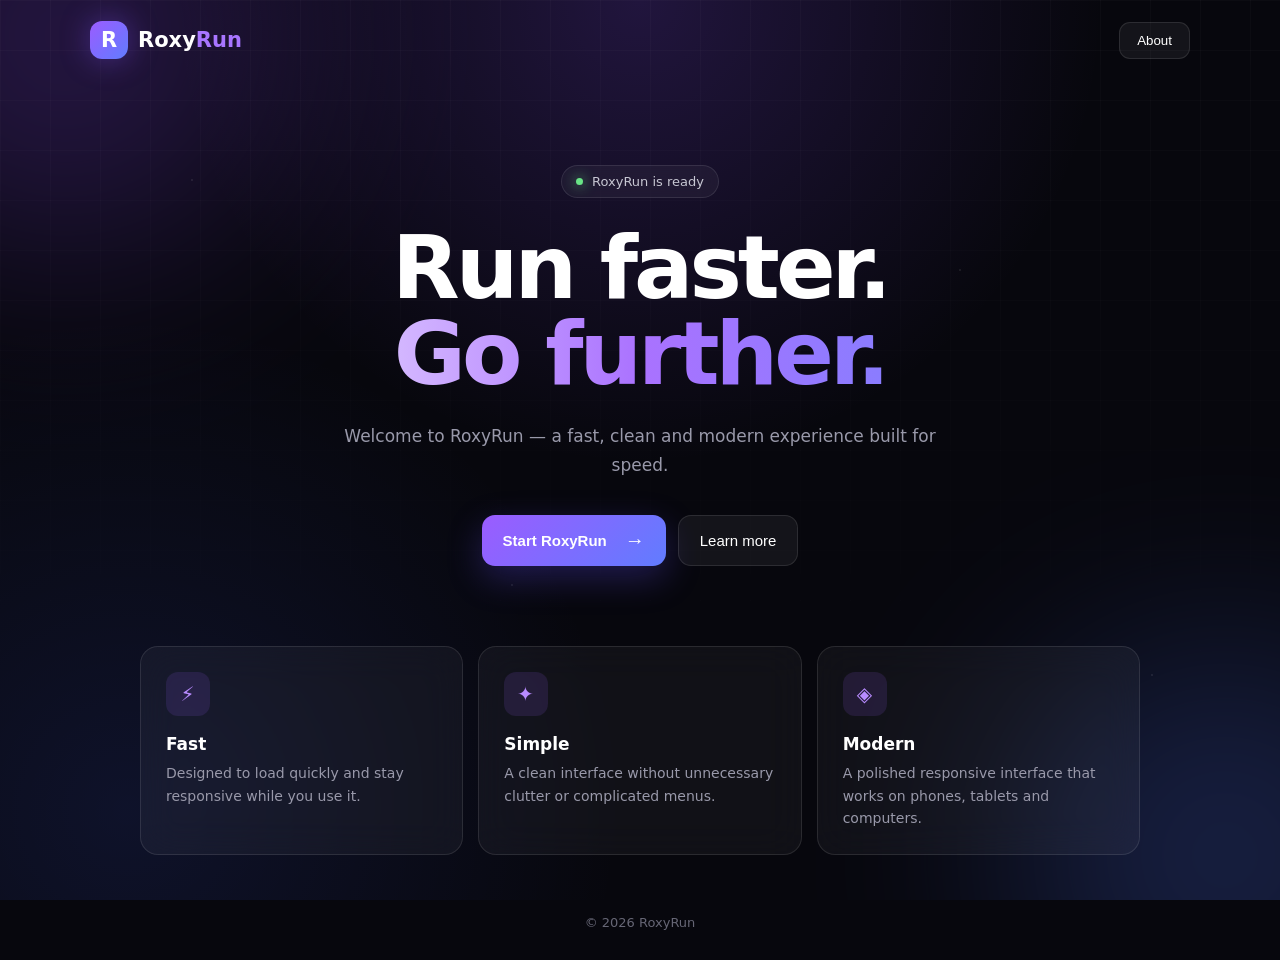
<file: index.html>
<!DOCTYPE html>
<html lang="en">
<head>
  <meta charset="UTF-8">
  <meta name="viewport" content="width=device-width, initial-scale=1.0">

  <meta name="theme-color" content="#080812">
  <meta name="description" content="RoxyRun — Run faster. Go further.">

  <title>RoxyRun</title>

  <link rel="stylesheet" href="style.css">
</head>

<body>

  <!-- Animated background -->
  <div class="background">
    <div class="orb orb-one"></div>
    <div class="orb orb-two"></div>
    <div class="grid"></div>
    <div class="stars"></div>
  </div>

  <!-- Navigation -->
  <header class="navbar">

    <a href="#" class="logo">
      <span class="logo-icon">R</span>

      <span class="logo-text">
        Roxy<span>Run</span>
      </span>
    </a>

    <button class="nav-button" id="aboutButton">
      About
    </button>

  </header>


  <!-- Main content -->
  <main class="hero">

    <div class="badge">
      <span class="status-dot"></span>
      RoxyRun is ready
    </div>


    <h1>
      Run faster.
      <span>Go further.</span>
    </h1>


    <p class="subtitle">
      Welcome to RoxyRun — a fast, clean and modern
      experience built for speed.
    </p>


    <div class="actions">

      <button class="primary-button" id="startButton">
        <span>Start RoxyRun</span>
        <span class="arrow">→</span>
      </button>

      <button class="secondary-button" id="learnButton">
        Learn more
      </button>

    </div>


    <!-- Feature cards -->
    <section class="cards">

      <article class="card">

        <div class="card-icon">
          ⚡
        </div>

        <h3>Fast</h3>

        <p>
          Designed to load quickly and stay
          responsive while you use it.
        </p>

      </article>


      <article class="card">

        <div class="card-icon">
          ✦
        </div>

        <h3>Simple</h3>

        <p>
          A clean interface without unnecessary
          clutter or complicated menus.
        </p>

      </article>


      <article class="card">

        <div class="card-icon">
          ◈
        </div>

        <h3>Modern</h3>

        <p>
          A polished responsive interface that
          works on phones, tablets and computers.
        </p>

      </article>

    </section>

  </main>


  <!-- About modal -->
  <div class="modal" id="modal">

    <div class="modal-box">

      <button class="close" id="closeModal">
        ×
      </button>

      <div class="modal-icon">
        R
      </div>

      <h2>About RoxyRun</h2>

      <p>
        RoxyRun is a modern web experience focused
        on speed, simplicity and a clean interface.
      </p>

      <button class="primary-button modal-button" id="modalStart">
        Get started
        <span>→</span>
      </button>

    </div>

  </div>


  <footer>
    <p>© 2026 RoxyRun</p>
  </footer>


  <script src="script.js"></script>

</body>
</html>
</file>
<file: style.css>
* {
  box-sizing: border-box;
  margin: 0;
  padding: 0;
}

:root {
  --background: #07070d;
  --background-two: #0d0c18;

  --white: #ffffff;
  --muted: #9999aa;

  --purple: #9b5cff;
  --blue: #617cff;

  --border: rgba(255, 255, 255, 0.10);

  --card: rgba(255, 255, 255, 0.045);
}

html {
  scroll-behavior: smooth;
}

body {
  min-height: 100vh;

  color: var(--white);

  background: var(--background);

  font-family:
    Inter,
    system-ui,
    -apple-system,
    BlinkMacSystemFont,
    "Segoe UI",
    sans-serif;

  overflow-x: hidden;
}


/* =========================
   BACKGROUND
========================= */

.background {
  position: fixed;

  inset: 0;

  z-index: -10;

  overflow: hidden;

  background:
    radial-gradient(
      circle at 50% 0%,
      rgba(137, 77, 255, 0.20),
      transparent 42%
    ),
    radial-gradient(
      circle at 10% 90%,
      rgba(70, 100, 255, 0.12),
      transparent 35%
    ),
    var(--background);
}


.orb {
  position: absolute;

  width: 430px;
  height: 430px;

  border-radius: 50%;

  filter: blur(110px);

  opacity: 0.22;

  animation: floating 12s ease-in-out infinite;
}


.orb-one {
  top: -180px;
  left: -150px;

  background: #914dff;
}


.orb-two {
  right: -160px;
  bottom: -170px;

  background: #5278ff;

  animation-delay: -6s;
}


@keyframes floating {

  0%,
  100% {
    transform: translate(0, 0);
  }

  50% {
    transform: translate(35px, 25px);
  }

}


/* Grid */

.grid {
  position: absolute;

  inset: 0;

  background-image:
    linear-gradient(
      rgba(255,255,255,0.025) 1px,
      transparent 1px
    ),
    linear-gradient(
      90deg,
      rgba(255,255,255,0.025) 1px,
      transparent 1px
    );

  background-size: 50px 50px;

  mask-image:
    linear-gradient(
      to bottom,
      black,
      transparent 85%
    );
}


/* Stars */

.stars {
  position: absolute;

  inset: 0;

  opacity: 0.25;

  background-image:
    radial-gradient(
      1px 1px at 15% 20%,
      white,
      transparent
    ),
    radial-gradient(
      1px 1px at 75% 30%,
      white,
      transparent
    ),
    radial-gradient(
      1px 1px at 40% 65%,
      white,
      transparent
    ),
    radial-gradient(
      1px 1px at 90% 75%,
      white,
      transparent
    ),
    radial-gradient(
      1px 1px at 25% 85%,
      white,
      transparent
    );
}


/* =========================
   NAVBAR
========================= */

.navbar {
  width: min(1100px, calc(100% - 40px));

  height: 80px;

  margin: auto;

  display: flex;

  align-items: center;

  justify-content: space-between;
}


.logo {
  display: flex;

  align-items: center;

  gap: 10px;

  color: white;

  text-decoration: none;

  font-size: 21px;

  font-weight: 800;
}


.logo-icon {
  width: 38px;
  height: 38px;

  display: grid;

  place-items: center;

  border-radius: 12px;

  background:
    linear-gradient(
      135deg,
      var(--purple),
      var(--blue)
    );

  box-shadow:
    0 0 30px rgba(135, 85, 255, 0.4);
}


.logo-text span {
  color: #a875ff;
}


.nav-button {
  padding: 10px 17px;

  color: white;

  background:
    rgba(255,255,255,0.055);

  border: 1px solid var(--border);

  border-radius: 11px;

  cursor: pointer;

  transition: 0.2s;
}


.nav-button:hover {
  background:
    rgba(255,255,255,0.10);

  transform: translateY(-2px);
}


/* =========================
   HERO
========================= */

.hero {
  width: min(1000px, calc(100% - 40px));

  margin: auto;

  padding-top: 85px;

  text-align: center;
}


.badge {
  display: inline-flex;

  align-items: center;

  gap: 9px;

  padding: 8px 14px;

  color: #c7c7d3;

  font-size: 13px;

  border:
    1px solid var(--border);

  border-radius: 999px;

  background:
    rgba(255,255,255,0.045);

  backdrop-filter: blur(10px);
}


.status-dot {
  width: 7px;
  height: 7px;

  border-radius: 50%;

  background: #69e486;

  box-shadow:
    0 0 13px #69e486;
}


/* Heading */

h1 {
  margin-top: 27px;

  font-size:
    clamp(48px, 8vw, 88px);

  line-height: 0.98;

  letter-spacing: -4px;

  font-weight: 850;
}


h1 span {
  display: block;

  background:
    linear-gradient(
      90deg,
      #ffffff,
      #aa72ff,
      #6987ff
    );

  -webkit-background-clip: text;

  background-clip: text;

  color: transparent;
}


.subtitle {
  max-width: 620px;

  margin:
    25px auto 0;

  color: var(--muted);

  font-size: 17px;

  line-height: 1.7;
}


/* =========================
   BUTTONS
========================= */

.actions {
  display: flex;

  justify-content: center;

  gap: 12px;

  margin-top: 35px;
}


.primary-button,
.secondary-button {
  border: 0;

  cursor: pointer;

  transition:
    transform 0.2s,
    box-shadow 0.2s,
    background 0.2s;
}


.primary-button {
  display: flex;

  align-items: center;

  justify-content: center;

  gap: 18px;

  padding:
    14px 21px;

  color: white;

  font-size: 15px;

  font-weight: 700;

  border-radius: 13px;

  background:
    linear-gradient(
      135deg,
      var(--purple),
      var(--blue)
    );

  box-shadow:
    0 12px 35px
    rgba(100, 80, 255, 0.28);
}


.primary-button:hover {
  transform:
    translateY(-3px);

  box-shadow:
    0 17px 45px
    rgba(100, 80, 255, 0.42);
}


.arrow {
  font-size: 20px;
}


.secondary-button {
  padding:
    14px 21px;

  color: white;

  font-size: 15px;

  border-radius: 13px;

  background:
    rgba(255,255,255,0.055);

  border:
    1px solid var(--border);
}


.secondary-button:hover {
  transform:
    translateY(-3px);

  background:
    rgba(255,255,255,0.09);
}


/* =========================
   CARDS
========================= */

.cards {
  display: grid;

  grid-template-columns:
    repeat(3, 1fr);

  gap: 15px;

  margin-top: 80px;

  padding-bottom: 60px;
}


.card {
  padding: 25px;

  text-align: left;

  border:
    1px solid var(--border);

  border-radius: 18px;

  background: var(--card);

  backdrop-filter:
    blur(18px);

  transition:
    transform 0.25s,
    border-color 0.25s;
}


.card:hover {
  transform:
    translateY(-7px);

  border-color:
    rgba(155,92,255,0.35);
}


.card-icon {
  width: 44px;
  height: 44px;

  display: grid;

  place-items: center;

  margin-bottom: 18px;

  color: #b88bff;

  font-size: 20px;

  border-radius: 12px;

  background:
    rgba(155,92,255,0.13);
}


.card h3 {
  font-size: 17px;
}


.card p {
  margin-top: 8px;

  color: var(--muted);

  font-size: 14px;

  line-height: 1.6;
}


/* =========================
   MODAL
========================= */

.modal {
  position: fixed;

  inset: 0;

  z-index: 20;

  display: none;

  place-items: center;

  padding: 20px;

  background:
    rgba(0,0,0,0.68);

  backdrop-filter:
    blur(12px);
}


.modal.active {
  display: grid;
}


.modal-box {
  position: relative;

  width:
    min(430px, 100%);

  padding: 32px;

  border:
    1px solid var(--border);

  border-radius: 21px;

  background:
    #11111b;

  box-shadow:
    0 30px 100px
    rgba(0,0,0,0.55);

  animation:
    modalIn 0.25s ease;
}


@keyframes modalIn {

  from {
    opacity: 0;
    transform:
      scale(0.94)
      translateY(10px);
  }

  to {
    opacity: 1;
    transform:
      scale(1)
      translateY(0);
  }

}


.modal-icon {
  width: 48px;
  height: 48px;

  display: grid;

  place-items: center;

  margin-bottom: 20px;

  border-radius: 14px;

  background:
    linear-gradient(
      135deg,
      var(--purple),
      var(--blue)
    );

  font-weight: 800;
}


.modal-box h2 {
  margin-bottom: 10px;

  font-size: 25px;
}


.modal-box p {
  color: var(--muted);

  line-height: 1.65;
}


.close {
  position: absolute;

  top: 15px;
  right: 15px;

  width: 35px;
  height: 35px;

  color: white;

  border: 0;

  border-radius: 50%;

  background:
    rgba(255,255,255,0.08);

  cursor: pointer;

  font-size: 22px;
}


.modal-button {
  width: 100%;

  margin-top: 25px;
}


/* =========================
   FOOTER
========================= */

footer {
  padding:
    0 20px 30px;

  text-align: center;

  color: #666675;

  font-size: 13px;
}


/* =========================
   MOBILE
========================= */

@media (max-width: 700px) {

  .navbar {
    width:
      calc(100% - 28px);

    height: 70px;
  }


  .hero {
    width:
      calc(100% - 28px);

    padding-top: 55px;
  }


  h1 {
    letter-spacing: -2px;

    font-size:
      clamp(45px, 14vw, 70px);
  }


  .subtitle {
    font-size: 15px;
  }


  .actions {
    flex-direction: column;
  }


  .primary-button,
  .secondary-button {
    width: 100%;
  }


  .cards {
    grid-template-columns: 1fr;

    margin-top: 55px;
  }

      }
</file>
